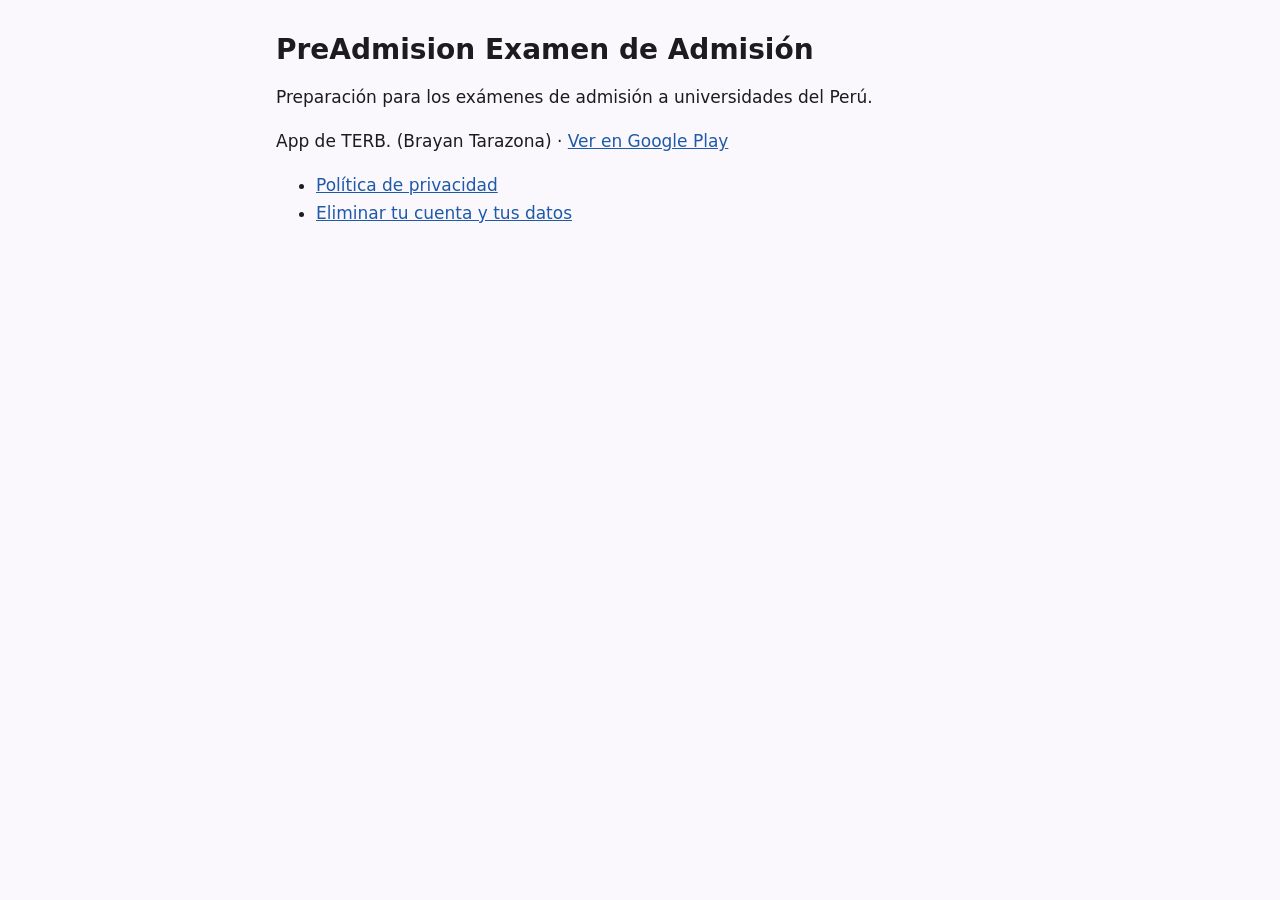
<file: index.html>
<!doctype html>
<html lang="es">
<head>
<meta charset="utf-8">
<meta name="viewport" content="width=device-width, initial-scale=1">
<title>PreAdmision Examen de Admisión</title>
<link rel="stylesheet" href="estilo.css">
</head>
<body>
<main>
<h1>PreAdmision Examen de Admisión</h1>
<p>Preparación para los exámenes de admisión a universidades del Perú.</p>
<p>App de TERB. (Brayan Tarazona) · <a href="https://play.google.com/store/apps/details?id=com.preuniversitaria.preadmision">Ver en Google Play</a></p>
<ul>
<li><a href="privacidad.html">Política de privacidad</a></li>
<li><a href="eliminar-cuenta.html">Eliminar tu cuenta y tus datos</a></li>
</ul>
</main>
</body>
</html>
</file>
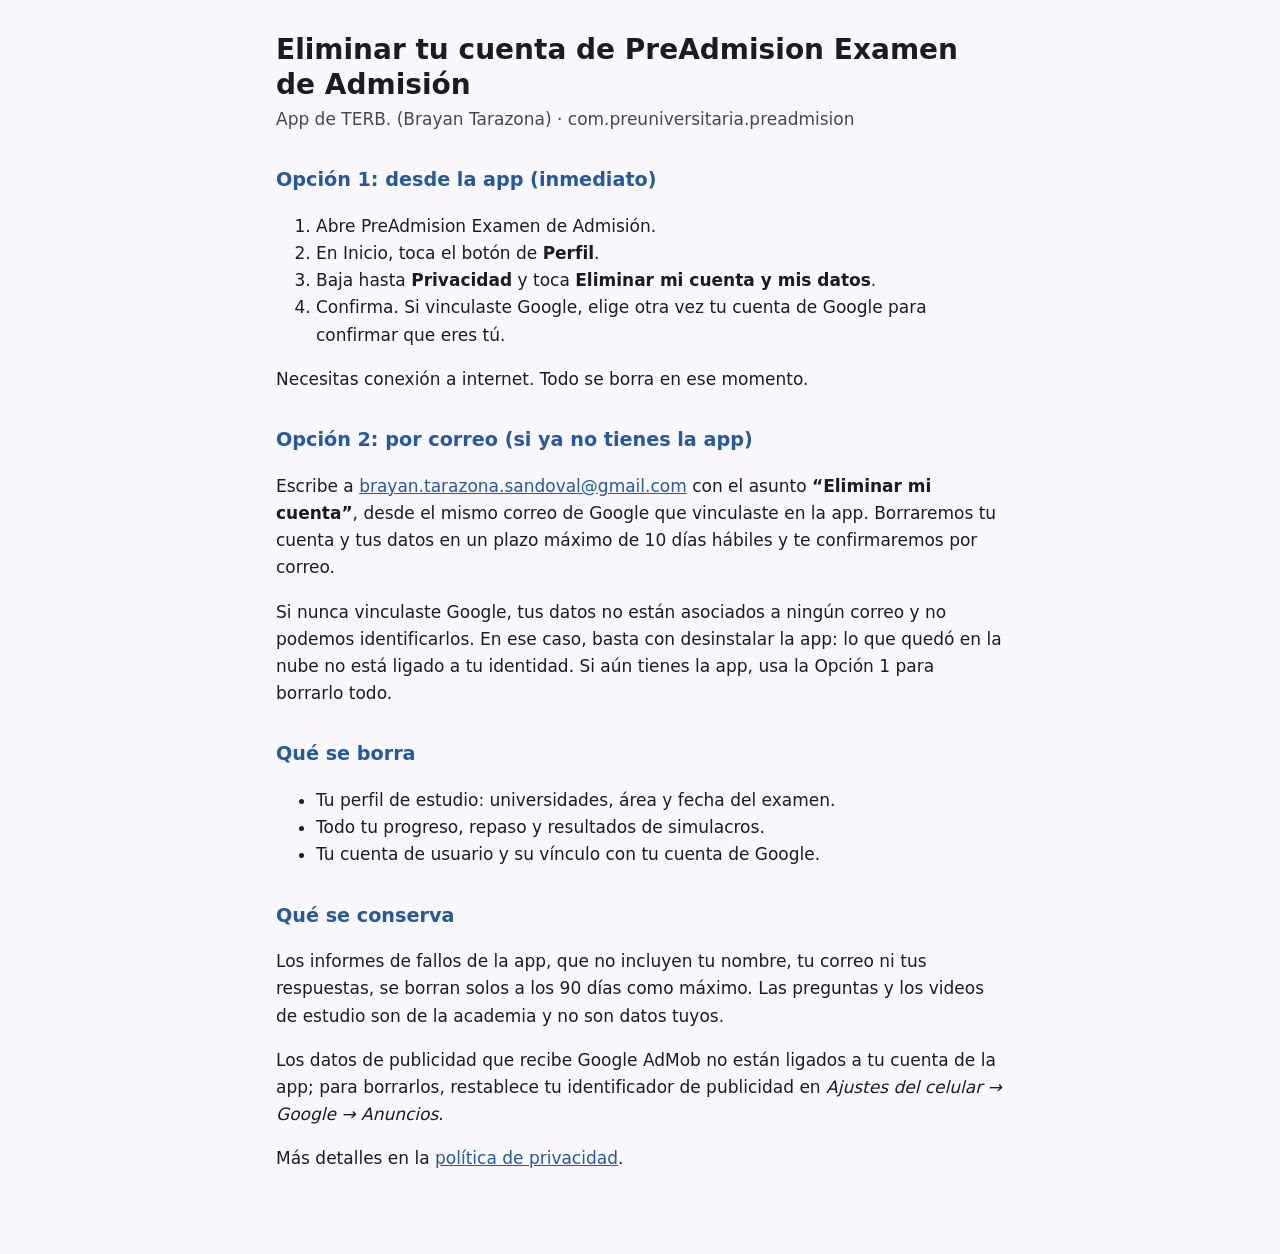
<file: eliminar-cuenta.html>
<!doctype html>
<html lang="es">
<head>
<meta charset="utf-8">
<meta name="viewport" content="width=device-width, initial-scale=1">
<title>Eliminar cuenta · PreAdmision Examen de Admisión</title>
<link rel="stylesheet" href="estilo.css">
</head>
<body>
<main>
<h1>Eliminar tu cuenta de PreAdmision Examen de Admisión</h1>
<p class="fecha">App de TERB. (Brayan Tarazona) · com.preuniversitaria.preadmision</p>

<h2>Opción 1: desde la app (inmediato)</h2>
<ol>
<li>Abre PreAdmision Examen de Admisión.</li>
<li>En Inicio, toca el botón de <strong>Perfil</strong>.</li>
<li>Baja hasta <strong>Privacidad</strong> y toca <strong>Eliminar mi cuenta y mis datos</strong>.</li>
<li>Confirma. Si vinculaste Google, elige otra vez tu cuenta de Google para confirmar que eres tú.</li>
</ol>
<p>Necesitas conexión a internet. Todo se borra en ese momento.</p>

<h2>Opción 2: por correo (si ya no tienes la app)</h2>
<p>Escribe a <a href="mailto:brayan.tarazona.sandoval@gmail.com?subject=Eliminar%20mi%20cuenta">brayan.tarazona.sandoval@gmail.com</a> con el asunto <strong>“Eliminar mi cuenta”</strong>, desde el mismo correo de Google que vinculaste en la app. Borraremos tu cuenta y tus datos en un plazo máximo de 10 días hábiles y te confirmaremos por correo.</p>
<p>Si nunca vinculaste Google, tus datos no están asociados a ningún correo y no podemos identificarlos. En ese caso, basta con desinstalar la app: lo que quedó en la nube no está ligado a tu identidad. Si aún tienes la app, usa la Opción 1 para borrarlo todo.</p>

<h2>Qué se borra</h2>
<ul>
<li>Tu perfil de estudio: universidades, área y fecha del examen.</li>
<li>Todo tu progreso, repaso y resultados de simulacros.</li>
<li>Tu cuenta de usuario y su vínculo con tu cuenta de Google.</li>
</ul>

<h2>Qué se conserva</h2>
<p>Los informes de fallos de la app, que no incluyen tu nombre, tu correo ni tus respuestas, se borran solos a los 90 días como máximo. Las preguntas y los videos de estudio son de la academia y no son datos tuyos.</p>
<p>Los datos de publicidad que recibe Google AdMob no están ligados a tu cuenta de la app; para borrarlos, restablece tu identificador de publicidad en <em>Ajustes del celular → Google → Anuncios</em>.</p>

<p>Más detalles en la <a href="privacidad.html">política de privacidad</a>.</p>
</main>
</body>
</html>
</file>
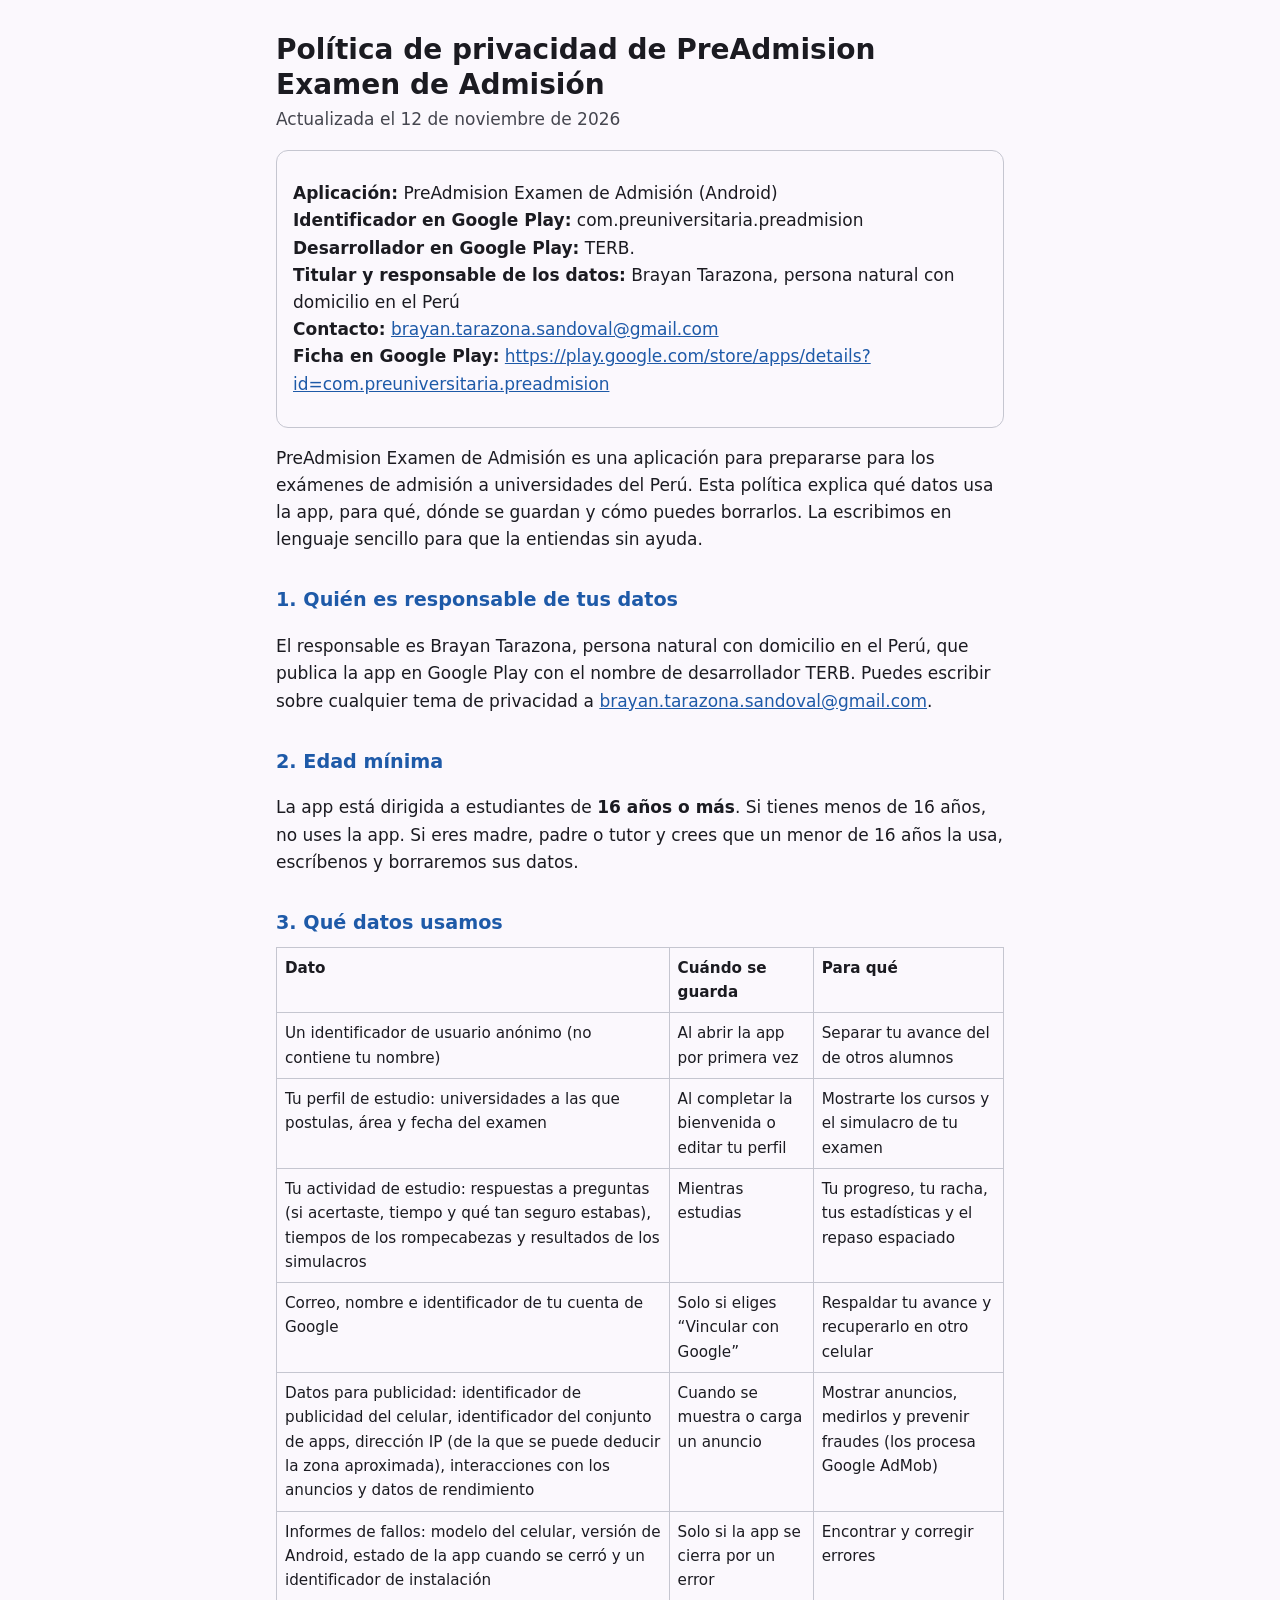
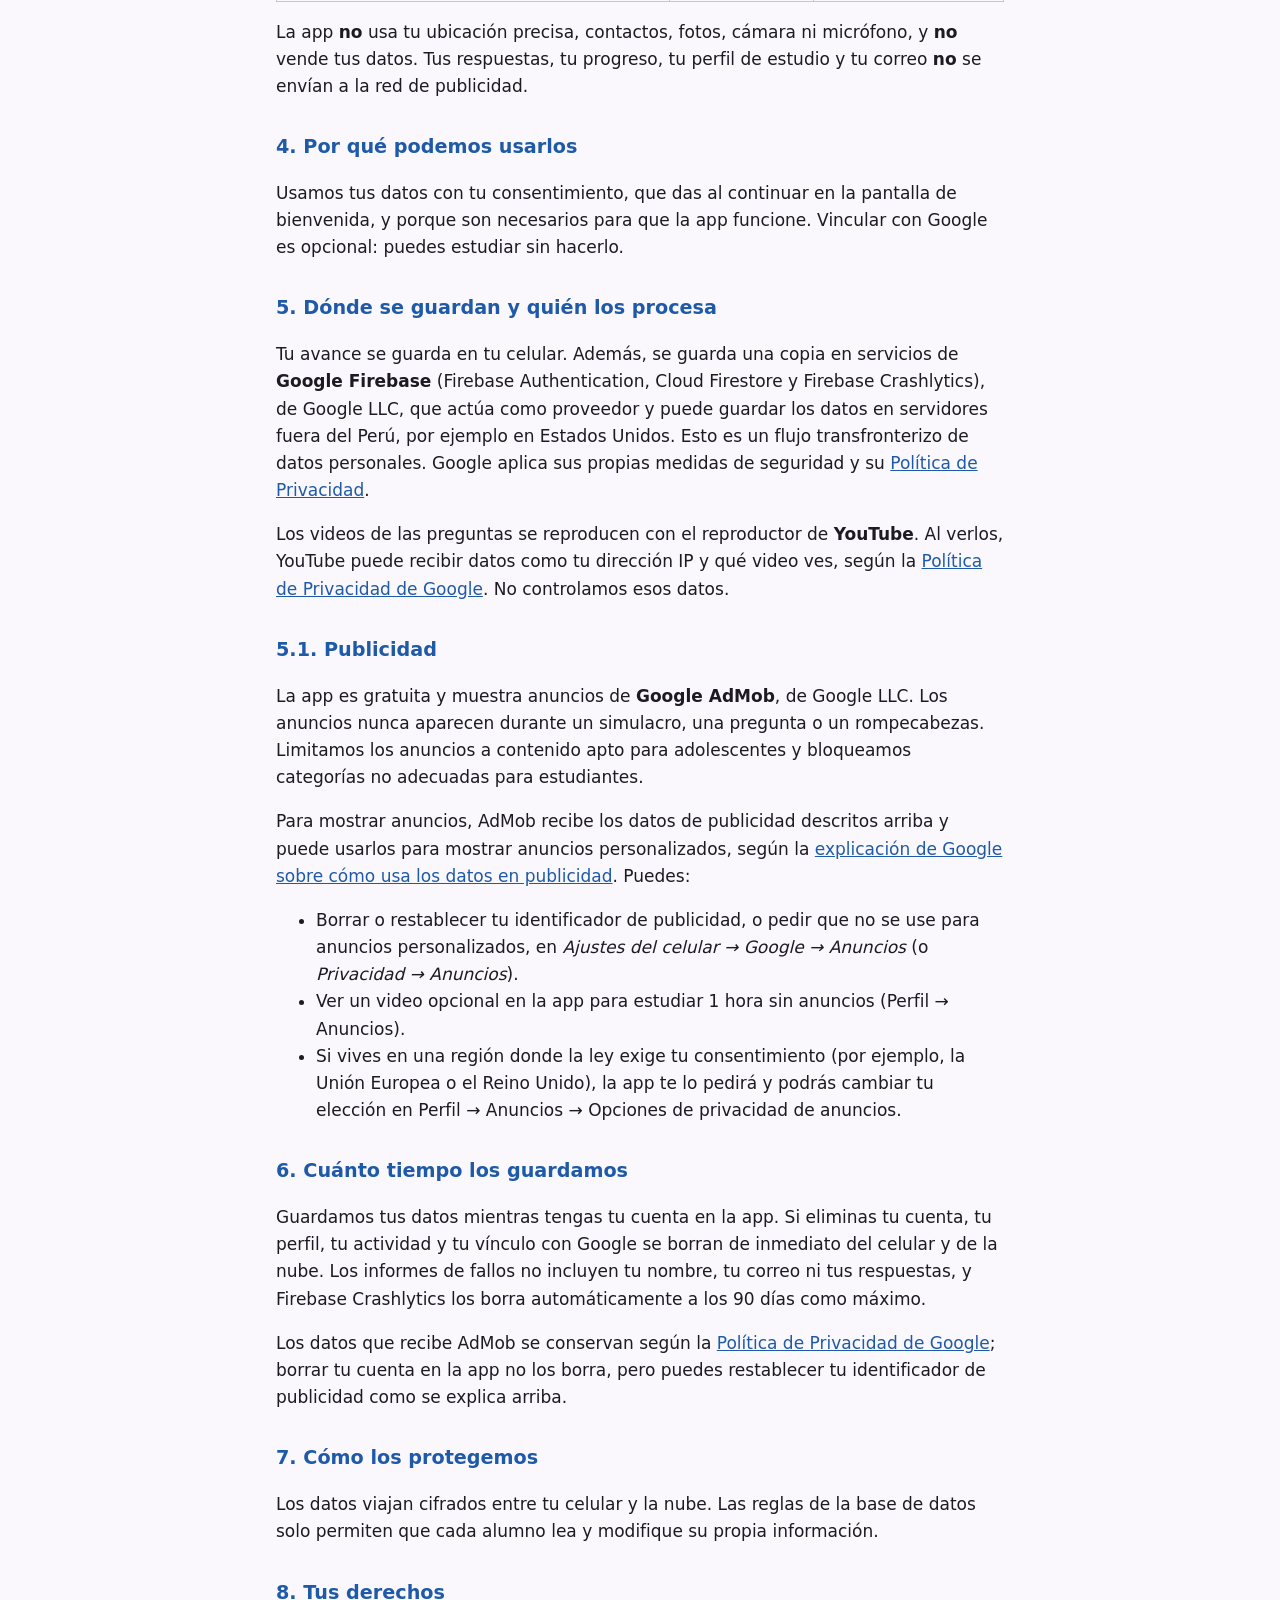
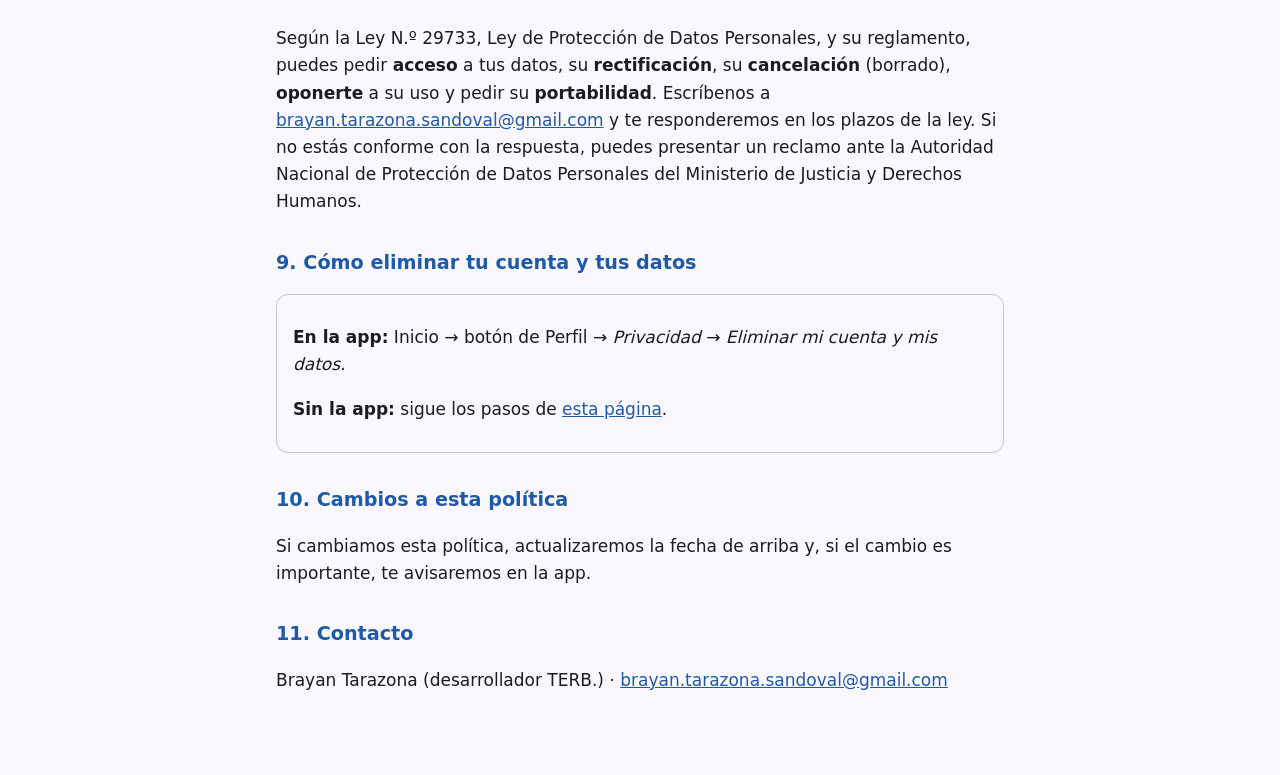
<file: privacidad.html>
<!doctype html>
<html lang="es">
<head>
<meta charset="utf-8">
<meta name="viewport" content="width=device-width, initial-scale=1">
<title>Política de privacidad · PreAdmision Examen de Admisión</title>
<link rel="stylesheet" href="estilo.css">
</head>
<body>
<main>
<h1>Política de privacidad de PreAdmision Examen de Admisión</h1>
<p class="fecha">Actualizada el 12 de noviembre de 2026</p>

<div class="caja">
<p><strong>Aplicación:</strong> PreAdmision Examen de Admisión (Android)<br>
<strong>Identificador en Google Play:</strong> com.preuniversitaria.preadmision<br>
<strong>Desarrollador en Google Play:</strong> TERB.<br>
<strong>Titular y responsable de los datos:</strong> Brayan Tarazona, persona natural con domicilio en el Perú<br>
<strong>Contacto:</strong> <a href="mailto:brayan.tarazona.sandoval@gmail.com">brayan.tarazona.sandoval@gmail.com</a><br>
<strong>Ficha en Google Play:</strong> <a href="https://play.google.com/store/apps/details?id=com.preuniversitaria.preadmision">https://play.google.com/store/apps/details?id=com.preuniversitaria.preadmision</a></p>
</div>


<p>PreAdmision Examen de Admisión es una aplicación para prepararse para los exámenes de admisión a universidades del Perú. Esta política explica qué datos usa la app, para qué, dónde se guardan y cómo puedes borrarlos. La escribimos en lenguaje sencillo para que la entiendas sin ayuda.</p>

<h2>1. Quién es responsable de tus datos</h2>
<p>El responsable es Brayan Tarazona, persona natural con domicilio en el Perú, que publica la app en Google Play con el nombre de desarrollador TERB. Puedes escribir sobre cualquier tema de privacidad a <a href="mailto:brayan.tarazona.sandoval@gmail.com">brayan.tarazona.sandoval@gmail.com</a>.</p>

<h2>2. Edad mínima</h2>
<p>La app está dirigida a estudiantes de <strong>16 años o más</strong>. Si tienes menos de 16 años, no uses la app. Si eres madre, padre o tutor y crees que un menor de 16 años la usa, escríbenos y borraremos sus datos.</p>

<h2>3. Qué datos usamos</h2>
<table>
<tr><th>Dato</th><th>Cuándo se guarda</th><th>Para qué</th></tr>
<tr><td>Un identificador de usuario anónimo (no contiene tu nombre)</td><td>Al abrir la app por primera vez</td><td>Separar tu avance del de otros alumnos</td></tr>
<tr><td>Tu perfil de estudio: universidades a las que postulas, área y fecha del examen</td><td>Al completar la bienvenida o editar tu perfil</td><td>Mostrarte los cursos y el simulacro de tu examen</td></tr>
<tr><td>Tu actividad de estudio: respuestas a preguntas (si acertaste, tiempo y qué tan seguro estabas), tiempos de los rompecabezas y resultados de los simulacros</td><td>Mientras estudias</td><td>Tu progreso, tu racha, tus estadísticas y el repaso espaciado</td></tr>
<tr><td>Correo, nombre e identificador de tu cuenta de Google</td><td>Solo si eliges “Vincular con Google”</td><td>Respaldar tu avance y recuperarlo en otro celular</td></tr>
<tr><td>Datos para publicidad: identificador de publicidad del celular, identificador del conjunto de apps, dirección IP (de la que se puede deducir la zona aproximada), interacciones con los anuncios y datos de rendimiento</td><td>Cuando se muestra o carga un anuncio</td><td>Mostrar anuncios, medirlos y prevenir fraudes (los procesa Google AdMob)</td></tr>
<tr><td>Informes de fallos: modelo del celular, versión de Android, estado de la app cuando se cerró y un identificador de instalación</td><td>Solo si la app se cierra por un error</td><td>Encontrar y corregir errores</td></tr>
</table>
<p>La app <strong>no</strong> usa tu ubicación precisa, contactos, fotos, cámara ni micrófono, y <strong>no</strong> vende tus datos. Tus respuestas, tu progreso, tu perfil de estudio y tu correo <strong>no</strong> se envían a la red de publicidad.</p>

<h2>4. Por qué podemos usarlos</h2>
<p>Usamos tus datos con tu consentimiento, que das al continuar en la pantalla de bienvenida, y porque son necesarios para que la app funcione. Vincular con Google es opcional: puedes estudiar sin hacerlo.</p>

<h2>5. Dónde se guardan y quién los procesa</h2>
<p>Tu avance se guarda en tu celular. Además, se guarda una copia en servicios de <strong>Google Firebase</strong> (Firebase Authentication, Cloud Firestore y Firebase Crashlytics), de Google LLC, que actúa como proveedor y puede guardar los datos en servidores fuera del Perú, por ejemplo en Estados Unidos. Esto es un flujo transfronterizo de datos personales. Google aplica sus propias medidas de seguridad y su <a href="https://policies.google.com/privacy">Política de Privacidad</a>.</p>
<p>Los videos de las preguntas se reproducen con el reproductor de <strong>YouTube</strong>. Al verlos, YouTube puede recibir datos como tu dirección IP y qué video ves, según la <a href="https://policies.google.com/privacy">Política de Privacidad de Google</a>. No controlamos esos datos.</p>

<h2>5.1. Publicidad</h2>
<p>La app es gratuita y muestra anuncios de <strong>Google AdMob</strong>, de Google LLC. Los anuncios nunca aparecen durante un simulacro, una pregunta o un rompecabezas. Limitamos los anuncios a contenido apto para adolescentes y bloqueamos categorías no adecuadas para estudiantes.</p>
<p>Para mostrar anuncios, AdMob recibe los datos de publicidad descritos arriba y puede usarlos para mostrar anuncios personalizados, según la <a href="https://policies.google.com/technologies/ads">explicación de Google sobre cómo usa los datos en publicidad</a>. Puedes:</p>
<ul>
<li>Borrar o restablecer tu identificador de publicidad, o pedir que no se use para anuncios personalizados, en <em>Ajustes del celular → Google → Anuncios</em> (o <em>Privacidad → Anuncios</em>).</li>
<li>Ver un video opcional en la app para estudiar 1 hora sin anuncios (Perfil → Anuncios).</li>
<li>Si vives en una región donde la ley exige tu consentimiento (por ejemplo, la Unión Europea o el Reino Unido), la app te lo pedirá y podrás cambiar tu elección en Perfil → Anuncios → Opciones de privacidad de anuncios.</li>
</ul>

<h2>6. Cuánto tiempo los guardamos</h2>
<p>Guardamos tus datos mientras tengas tu cuenta en la app. Si eliminas tu cuenta, tu perfil, tu actividad y tu vínculo con Google se borran de inmediato del celular y de la nube. Los informes de fallos no incluyen tu nombre, tu correo ni tus respuestas, y Firebase Crashlytics los borra automáticamente a los 90 días como máximo.</p>

<p>Los datos que recibe AdMob se conservan según la <a href="https://policies.google.com/privacy">Política de Privacidad de Google</a>; borrar tu cuenta en la app no los borra, pero puedes restablecer tu identificador de publicidad como se explica arriba.</p>

<h2>7. Cómo los protegemos</h2>
<p>Los datos viajan cifrados entre tu celular y la nube. Las reglas de la base de datos solo permiten que cada alumno lea y modifique su propia información.</p>

<h2>8. Tus derechos</h2>
<p>Según la Ley N.º 29733, Ley de Protección de Datos Personales, y su reglamento, puedes pedir <strong>acceso</strong> a tus datos, su <strong>rectificación</strong>, su <strong>cancelación</strong> (borrado), <strong>oponerte</strong> a su uso y pedir su <strong>portabilidad</strong>. Escríbenos a <a href="mailto:brayan.tarazona.sandoval@gmail.com">brayan.tarazona.sandoval@gmail.com</a> y te responderemos en los plazos de la ley. Si no estás conforme con la respuesta, puedes presentar un reclamo ante la Autoridad Nacional de Protección de Datos Personales del Ministerio de Justicia y Derechos Humanos.</p>

<h2>9. Cómo eliminar tu cuenta y tus datos</h2>
<div class="caja">
<p><strong>En la app:</strong> Inicio → botón de Perfil → <em>Privacidad</em> → <em>Eliminar mi cuenta y mis datos</em>.</p>
<p><strong>Sin la app:</strong> sigue los pasos de <a href="eliminar-cuenta.html">esta página</a>.</p>
</div>

<h2>10. Cambios a esta política</h2>
<p>Si cambiamos esta política, actualizaremos la fecha de arriba y, si el cambio es importante, te avisaremos en la app.</p>

<h2>11. Contacto</h2>
<p>Brayan Tarazona (desarrollador TERB.) · <a href="mailto:brayan.tarazona.sandoval@gmail.com">brayan.tarazona.sandoval@gmail.com</a></p>
</main>
</body>
</html>
</file>
<file: estilo.css>
:root{--fondo:#fbf8fd;--texto:#1b1b21;--suave:#45464f;--marca:#1e5aa8;--borde:#c5c6d0}
@media (prefers-color-scheme:dark){:root{--fondo:#121318;--texto:#e3e2e9;--suave:#c5c6d0;--marca:#a9c7ff;--borde:#45464f}}
*{box-sizing:border-box}
body{margin:0;background:var(--fondo);color:var(--texto);font:17px/1.6 system-ui,-apple-system,"Segoe UI",Roboto,sans-serif}
main{max-width:760px;margin:0 auto;padding:32px 16px 64px}
h1{font-size:1.75rem;line-height:1.25;margin:0 0 4px}
h2{font-size:1.2rem;margin:32px 0 8px;color:var(--marca)}
p,li{color:var(--texto)}
.fecha{color:var(--suave);margin-top:0}
a{color:var(--marca)}
table{width:100%;border-collapse:collapse;margin:8px 0;font-size:.95rem}
th,td{border:1px solid var(--borde);padding:8px;text-align:left;vertical-align:top}
.caja{border:1px solid var(--borde);border-radius:12px;padding:12px 16px;margin:16px 0}
</file>
